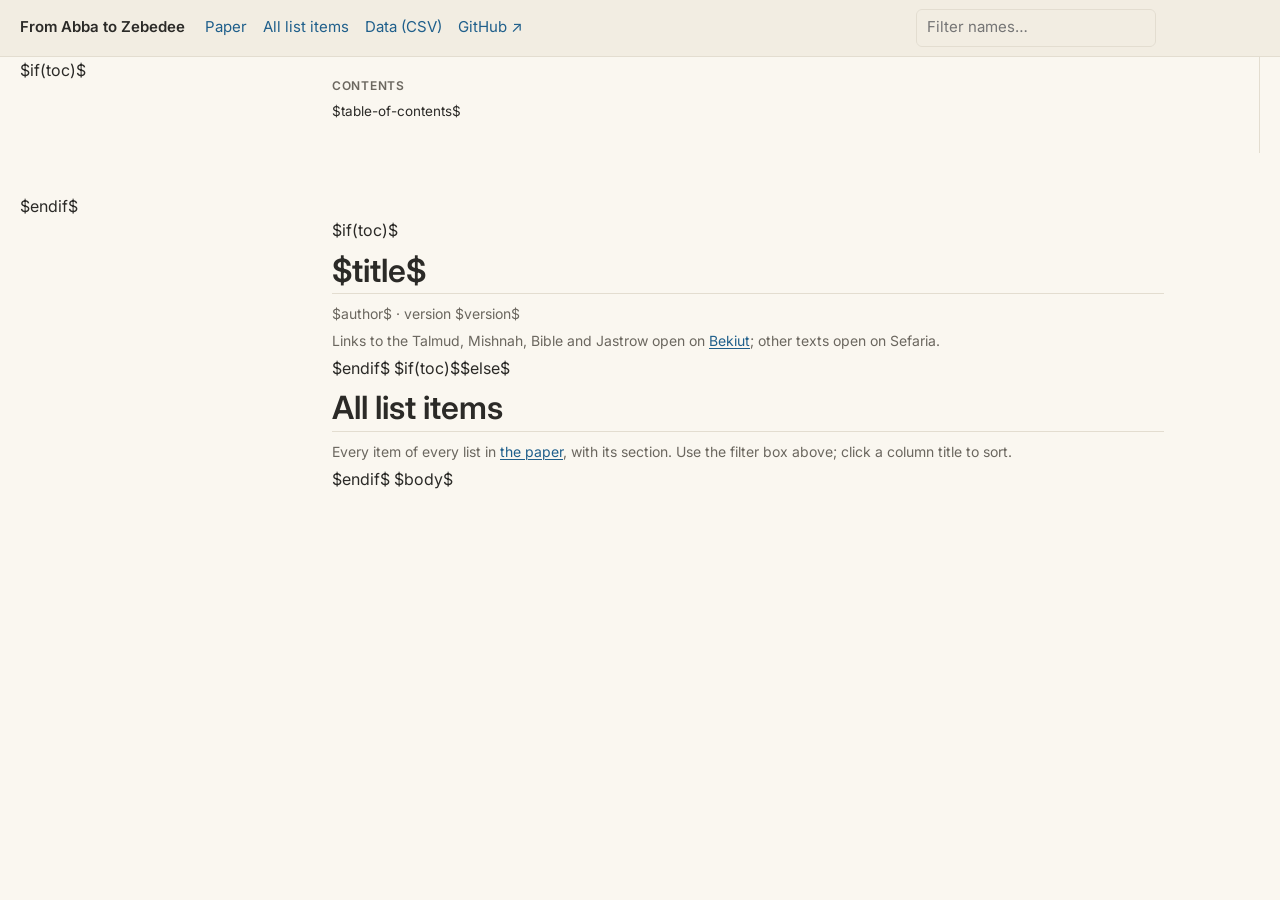
<file: site/template.html>
<!DOCTYPE html>
<html lang="en">
<head>
<meta charset="utf-8">
<meta name="viewport" content="width=device-width, initial-scale=1">
<title>$if(pagetitle)$$pagetitle$$else$$title$$endif$</title>
<meta name="author" content="$author$">
<meta name="description" content="A survey of naming conventions in the Mishnah, Talmud, and late antique Midrash, with lists of names linked to the sources on Bekiut.">
<link rel="preconnect" href="https://fonts.googleapis.com">
<link rel="preconnect" href="https://fonts.gstatic.com" crossorigin>
<link rel="stylesheet" href="https://fonts.googleapis.com/css2?family=Assistant:wght@400;600;700&family=Inter:wght@400;500;600;700&display=swap">
<link rel="stylesheet" href="style.css">
</head>
<body data-page="$page$">
<header class="site-header">
  <a class="brand" href="index.html">From Abba to Zebedee</a>
  <nav>
    <a href="index.html">Paper</a>
    <a href="names.html">All list items</a>
    <a href="data/all-items.csv">Data (CSV)</a>
    <a href="https://github.com/EzraBrand/abba-to-zebedee">GitHub ↗</a>
  </nav>
  <label class="filter">
    <span class="sr-only">Filter names</span>
    <input id="name-filter" type="search" placeholder="Filter names…" autocomplete="off" dir="auto">
    <span id="filter-count" aria-live="polite"></span>
  </label>
</header>
<div class="layout">
$if(toc)$
<nav id="toc" aria-label="Contents">
  <h2>Contents</h2>
  $table-of-contents$
</nav>
$endif$
<main>
$if(toc)$
<header class="title-block">
  <h1 class="title">$title$</h1>
  <p class="byline">$author$ · version $version$</p>
  <p class="note-links">Links to the Talmud, Mishnah, Bible and Jastrow open on <a href="https://bekiut.com">Bekiut</a>; other texts open on Sefaria.</p>
</header>
$endif$
$if(toc)$$else$
<header class="title-block">
  <h1 class="title">All list items</h1>
  <p class="byline">Every item of every list in <a href="index.html">the paper</a>, with its section. Use the filter box above; click a column title to sort.</p>
</header>
$endif$
$body$
</main>
</div>
<script src="app.js"></script>
</body>
</html>
</file>
<file: site/style.css>
/* One light theme only (no dark mode): warm off-white paper, dark grey text. */
:root {
  color-scheme: light;
  --bg: #faf7f0;
  --text: #2b2a27;
  --muted: #6b675f;
  --line: #e3ddd0;
  --soft: #f1ece1;
  --accent: #1f5f8b;
  --added: #fbf0cf;
  /* Inter has no Hebrew glyphs, so Hebrew text falls through to Assistant. */
  --serif: "Inter", "Assistant", system-ui, -apple-system, "Segoe UI", Arial, sans-serif;
  --hebrew: "Assistant", "Inter", system-ui, Arial, sans-serif;
  --sans: "Inter", "Assistant", system-ui, -apple-system, "Segoe UI", Arial, sans-serif;
}
* { box-sizing: border-box; }
html { scroll-padding-top: 4.5rem; background: var(--bg); }
body { margin: 0; color: var(--text); background: var(--bg); font: 16px/1.65 var(--serif); }
a { color: var(--accent); text-decoration-thickness: 1px; text-underline-offset: 2px; }
a[href^="https://bekiut.com"] { text-decoration-style: solid; }
a[href^="https://www.sefaria.org"] { text-decoration-style: dotted; }

/* Each paragraph, list item and cell takes its direction from its first strong character,
   so Hebrew paragraphs run right-to-left inside the English text. */
p, li, .nl-item, .nl-note, td, th, blockquote { unicode-bidi: plaintext; text-align: start; }
:lang(he), [dir="rtl"] { font-family: var(--hebrew); }

.sr-only { position: absolute; width: 1px; height: 1px; overflow: hidden; clip: rect(0 0 0 0); }

.site-header {
  position: sticky; top: 0; z-index: 10; display: flex; gap: 1.25rem; align-items: center;
  padding: .55rem 1.25rem; background: color-mix(in srgb, var(--soft) 92%, transparent);
  backdrop-filter: blur(6px); border-bottom: 1px solid var(--line); font-family: var(--sans); font-size: 15px;
}
.site-header .brand { font-weight: 600; color: var(--text); text-decoration: none; }
.site-header nav { display: flex; gap: 1rem; }
.site-header nav a { text-decoration: none; }
.filter { margin-left: auto; display: flex; align-items: center; gap: .5rem; }
.filter input { width: 15rem; padding: .35rem .6rem; border: 1px solid var(--line); border-radius: 6px;
  font: inherit; background: transparent; color: inherit; }
#filter-count { color: var(--muted); font-size: 13px; min-width: 6rem; }

.layout { display: grid; grid-template-columns: 17rem minmax(0, 1fr); gap: 2.5rem; max-width: 84rem; margin: 0 auto; padding: 0 1.25rem; }
body[data-page="names"] .layout { grid-template-columns: minmax(0, 1fr); max-width: 76rem; }
#toc { position: sticky; top: 3.4rem; align-self: start; max-height: calc(100vh - 3.6rem); overflow-y: auto;
  padding: 1.25rem .5rem 2rem 0; font: 13.5px/1.45 var(--sans); border-right: 1px solid var(--line); }
#toc h2 { font-size: 12px; text-transform: uppercase; letter-spacing: .06em; color: var(--muted); margin: 0 0 .5rem; }
#toc ul { list-style: none; padding-left: .8rem; margin: 0; }
#toc > ul { padding-left: 0; }
#toc li { margin: .15rem 0; }
#toc a { display: block; padding: .1rem .45rem; border-left: 3px solid transparent; border-radius: 0 4px 4px 0;
  color: var(--text); text-decoration: none; }
#toc a:hover { color: var(--accent); }
#toc a.active { color: var(--accent); font-weight: 700; border-left-color: var(--accent);
  background: color-mix(in srgb, var(--accent) 12%, transparent); }
#toc li.active-parent > a { color: var(--accent); font-weight: 600; }

main { min-width: 0; max-width: 52rem; padding: 1.5rem 0 6rem; }
body[data-page="names"] main { max-width: none; }
.title-block .title { font-size: 2rem; line-height: 1.2; margin: .5rem 0; }
.byline, .note-links { color: var(--muted); font-family: var(--sans); font-size: 14px; margin: .2rem 0; }
h1 { font-size: 1.65rem; margin-top: 2.8rem; border-bottom: 1px solid var(--line); padding-bottom: .2rem; }
h2 { font-size: 1.3rem; margin-top: 2.2rem; }
h3 { font-size: 1.12rem; margin-top: 1.8rem; }
h4 { font-size: 1rem; margin-top: 1.5rem; }
h1, h2, h3, h4 { font-family: var(--sans); font-weight: 600; }
blockquote { margin: 1rem 0; padding: .2rem 1rem; border-left: 3px solid var(--line); color: var(--muted); }

/* Name lists: a table made of grid rows */
/* Lists and tables run right-to-left: first column (#) on the right. English notes inside
   still read left-to-right, because each paragraph takes its own direction (plaintext). */
.name-list { direction: rtl; margin: 1rem 0 1.6rem; border: 1px solid var(--line); border-radius: 8px; overflow: hidden; font-size: 15.5px; background: #fffdf8; }
.nl-row { display: grid; grid-template-columns: 3rem minmax(9rem, 15rem) minmax(0, 1fr); border-top: 1px solid var(--line); }
.names-index .nl-row { grid-template-columns: minmax(8rem, 13rem) minmax(9rem, 15rem) minmax(0, 1fr); }
.nl-row:first-child { border-top: 0; }
.nl-row > div { padding: .4rem .7rem; min-width: 0; overflow-wrap: anywhere; }
.nl-row > div > p:first-child { margin-top: 0; }
.nl-row > div > p:last-child { margin-bottom: 0; }
.nl-head { background: var(--soft); font: 600 12.5px/1.4 var(--sans); text-transform: uppercase; letter-spacing: .04em; color: var(--muted); }
.nl-head > div { cursor: pointer; user-select: none; }
.nl-head > div[aria-sort="ascending"]::after { content: " ▲"; }
.nl-head > div[aria-sort="descending"]::after { content: " ▼"; }
.nl-n { color: var(--muted); font: 13px/1.9 var(--sans); text-align: center; }
.nl-n a { color: inherit; text-decoration: none; }
.nl-item { font-family: var(--hebrew); font-size: 1.12em; }
.nl-note { font-size: .93em; color: var(--text); }
.nl-note ol, .nl-note ul { padding-inline-start: 1.3rem; margin: .3rem 0; }
.nl-sec { font: 13px/1.5 var(--sans); }
.nl-row:target, .nl-row.flash { background: color-mix(in srgb, var(--accent) 12%, transparent); }
.nl-row.added { background: var(--added); }
.badge { font: 600 11px/1 var(--sans); color: #7a5b00; background: #ffe7a3; border-radius: 4px; padding: .15rem .35rem; margin-inline-start: .4rem; white-space: nowrap; }
.hidden { display: none !important; }

/* Data tables (frequency tables) */
.data-table { direction: rtl; background: #fffdf8; overflow-x: auto; margin: 1rem 0 1.6rem; border: 1px solid var(--line); border-radius: 8px; max-height: 32rem; }
.data-table table { border-collapse: collapse; width: 100%; font: 14px/1.4 var(--sans); }
.data-table th { position: sticky; top: 0; background: var(--soft); cursor: pointer; text-align: start; }
.data-table th, .data-table td { padding: .3rem .6rem; border-bottom: 1px solid var(--line); }
.data-table td:first-child { font-family: var(--hebrew); font-size: 1.1em; }

/* Footnotes */
section.footnotes { font-size: .9em; color: var(--muted); border-top: 1px solid var(--line); margin-top: 3rem; }
a.footnote-ref { text-decoration: none; }
.fn-pop { position: absolute; z-index: 20; max-width: 32rem; padding: .6rem .8rem; background: var(--soft); color: var(--text);
  border: 1px solid var(--line); border-radius: 8px; box-shadow: 0 6px 24px rgba(0,0,0,.15); font-size: 14.5px; }
.fn-pop p { margin: .2rem 0; }

@media (max-width: 900px) {
  .layout { grid-template-columns: minmax(0, 1fr); }
  #toc { display: none; }
  .site-header { flex-wrap: wrap; }
  .filter { margin-left: 0; width: 100%; }
  .filter input { flex: 1; }
  .nl-row, .names-index .nl-row { grid-template-columns: 2.4rem minmax(0, 1fr); }
  .nl-row > .nl-note, .names-index .nl-row > .nl-note { grid-column: 2; padding-top: 0; }
  .names-index .nl-row > .nl-sec { grid-column: 1 / -1; padding-bottom: 0; }
  .names-index .nl-row > .nl-item { grid-column: 1 / -1; }
  .names-index .nl-row > .nl-note { grid-column: 1 / -1; }
  .nl-head { display: none; }
}
@media print {
  .site-header, #toc { display: none; }
  .layout { display: block; }
  .nl-head { position: static; }
  .data-table { max-height: none; }
}
</file>
